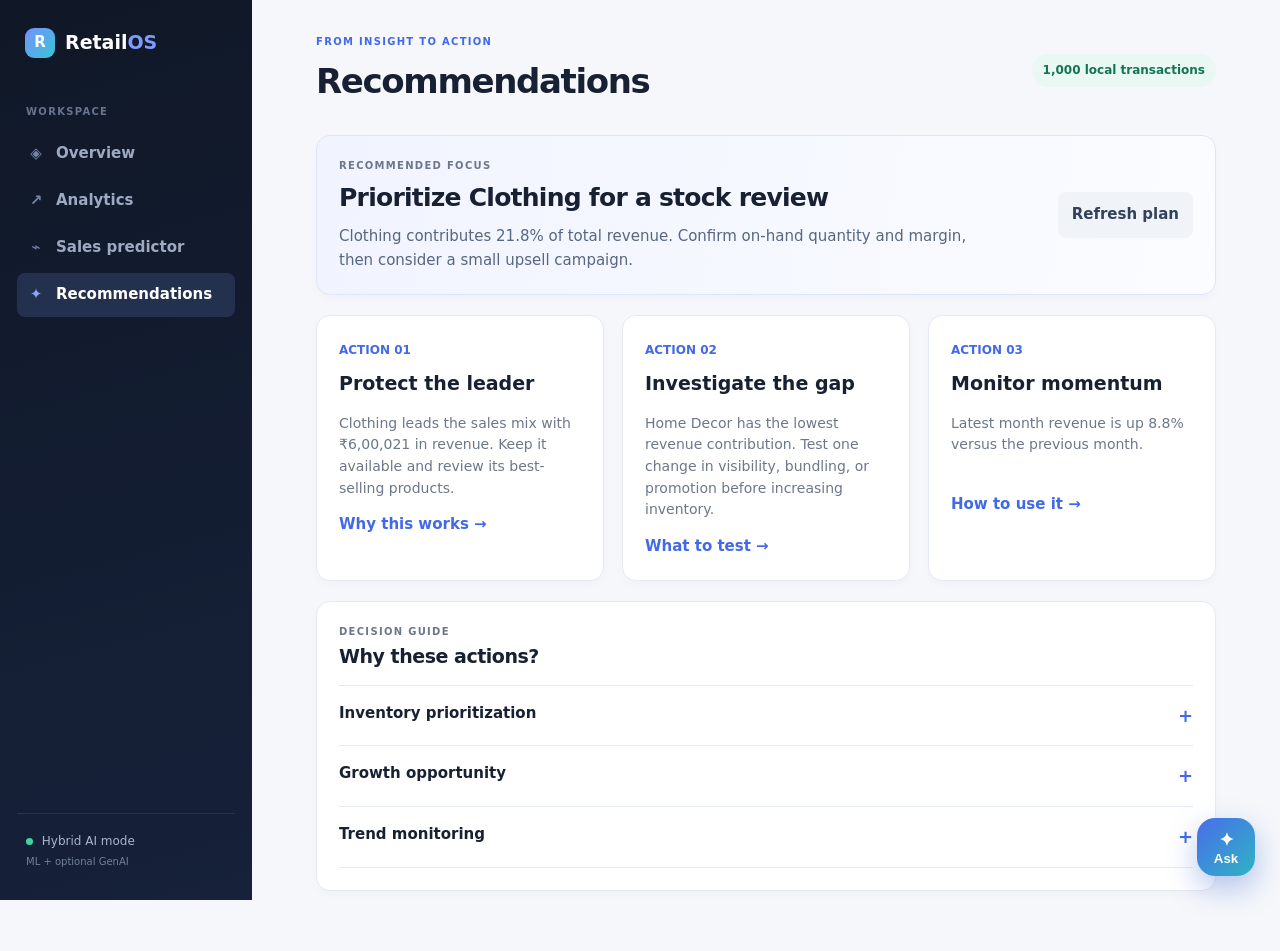
<file: recommendations.html>
<!doctype html>
<html lang="en"><head><meta charset="utf-8"><meta name="viewport" content="width=device-width,initial-scale=1"><title>RetailOS — Recommendations</title><link rel="stylesheet" href="css/app.css"></head>
<body data-page="recommendations"><div class="app-shell"><aside class="sidebar"><a class="brand" href="index.html"><span class="brand-mark">R</span><span>Retail<span>OS</span></span></a><p class="workspace-label">WORKSPACE</p><nav class="nav-links"><a href="index.html"><span>◈</span> Overview</a><a href="analytics.html"><span>↗</span> Analytics</a><a href="predictor.html"><span>⌁</span> Sales predictor</a><a class="active" href="recommendations.html"><span>✦</span> Recommendations</a></nav><div class="sidebar-foot"><span class="live-dot"></span> Hybrid AI mode<br><small>ML + optional GenAI</small></div></aside><main class="main-content"><header class="topbar"><div><p class="page-kicker">From insight to action</p><h1>Recommendations</h1></div><div id="dataPill" class="data-pill">Loading your data…</div></header>
<section class="decision-banner"><div><p class="section-label">Recommended focus</p><h2 id="priorityHeadline">Analysing your sales mix…</h2><p id="priorityText">Loading the action plan from your dataset.</p></div><button id="refreshPlan" class="secondary-button" type="button">Refresh plan</button></section>
<section id="actionCards" class="action-grid"></section>
<section class="surface"><div class="surface-head"><div><p class="section-label">Decision guide</p><h2>Why these actions?</h2></div></div><div class="insight-accordion"><button class="accordion-toggle" type="button" data-target="inventoryDetail"><span>Inventory prioritization</span><b>+</b></button><div id="inventoryDetail" class="accordion-detail">The project ranks categories by total revenue. A leading category should receive an inventory review first—not an automatic order—because stock levels and margins are not part of this dataset.</div><button class="accordion-toggle" type="button" data-target="growthDetail"><span>Growth opportunity</span><b>+</b></button><div id="growthDetail" class="accordion-detail">Lower-revenue categories are signals to investigate. Review product visibility, promotions, customer demand, and margins before making changes.</div><button class="accordion-toggle" type="button" data-target="trendDetail"><span>Trend monitoring</span><b>+</b></button><div id="trendDetail" class="accordion-detail">Month-to-month change is useful for attention, but it should be compared with other business information before action is taken.</div></div></section>
</main></div><script type="module" src="js/recommendations.js"></script></body></html>
</file>
<file: css/app.css>
:root{--ink:#182133;--muted:#6d7789;--line:#e5eaf1;--canvas:#f5f7fa;--surface:#fff;--nav:#101827;--nav2:#16213a;--blue:#4269e8;--blue-soft:#edf1ff;--cyan:#31b5cb;--green:#15936b;--shadow:0 14px 34px rgba(27,39,63,.08)}
*{box-sizing:border-box}html{scroll-behavior:smooth}body{margin:0;background:var(--canvas);color:var(--ink);font:15px/1.55 Inter,ui-sans-serif,system-ui,-apple-system,BlinkMacSystemFont,"Segoe UI",sans-serif}.app-shell{min-height:100vh;padding-left:252px}.sidebar{position:fixed;z-index:5;inset:0 auto 0 0;width:252px;background:linear-gradient(165deg,var(--nav),var(--nav2));color:#aab5ca;padding:28px 17px;display:flex;flex-direction:column}.brand{display:flex;align-items:center;gap:10px;color:#fff;text-decoration:none;font-weight:800;font-size:19px;padding:0 8px}.brand>span:last-child span{color:#7f9bff}.brand-mark{display:grid;place-items:center;width:30px;height:30px;border-radius:9px;background:linear-gradient(135deg,#7690ff,#36c6d3);font-size:15px}.workspace-label,.section-label,.page-kicker{font-size:10px;letter-spacing:.13em;text-transform:uppercase;font-weight:800}.workspace-label{margin:46px 9px 12px;color:#68748d}.nav-links{display:grid;gap:4px}.nav-links a{color:#9eaac1;text-decoration:none;border-radius:8px;padding:10px 11px;display:flex;gap:12px;align-items:center;font-weight:600}.nav-links a span{width:16px;text-align:center;color:#7585a9}.nav-links a:hover,.nav-links a.active{background:#24314e;color:#fff}.nav-links a.active span{color:#8da2ff}.sidebar-foot{margin-top:auto;border-top:1px solid #28344e;padding:18px 9px 0;font-size:12px;line-height:1.65}.sidebar-foot small{color:#71809d}.live-dot{display:inline-block;width:7px;height:7px;border-radius:50%;background:#3ed89f;margin-right:5px}.main-content{padding:34px max(30px,5vw) 60px;max-width:1570px;margin:auto}.topbar{display:flex;align-items:center;justify-content:space-between;gap:16px;margin-bottom:28px}.topbar h1{font-size:clamp(26px,3vw,34px);margin:0;letter-spacing:-.04em}.page-kicker{margin:0 0 5px;color:var(--blue)}.data-pill{background:#eaf8f4;color:#147456;border-radius:99px;padding:7px 11px;font-size:12px;font-weight:700}.hero-card{min-height:260px;border-radius:18px;padding:42px 44px;background:radial-gradient(circle at 85% 25%,#4a6fff 0,#1c2d59 35%,#17243f 72%);color:#fff;display:flex;justify-content:space-between;gap:28px;overflow:hidden;position:relative;box-shadow:var(--shadow)}.hero-card:after{content:"";position:absolute;width:280px;height:280px;border:42px solid #ffffff12;border-radius:50%;right:15%;bottom:-180px}.hero-card h2{font-size:clamp(26px,4vw,39px);max-width:560px;line-height:1.12;letter-spacing:-.04em;margin:0 0 13px}.hero-card p:not(.page-kicker){max-width:560px;color:#d2dcf5;margin:0 0 25px}.hero-card .page-kicker{color:#9eaeff}.primary-button,.secondary-button{display:inline-flex;align-items:center;justify-content:center;gap:10px;border:0;border-radius:8px;cursor:pointer;text-decoration:none;font:inherit;font-weight:750;padding:11px 14px}.primary-button{background:var(--blue);color:#fff}.hero-card .primary-button{background:#fff;color:#20345f}.primary-button:hover{background:#2e54cf}.hero-card .primary-button:hover{background:#e9eeff}.hero-stat{position:relative;z-index:1;align-self:center;display:flex;flex-direction:column;padding:22px;min-width:185px;border:1px solid #ffffff25;border-radius:12px;background:#ffffff0c;backdrop-filter:blur(3px)}.hero-stat span,.hero-stat small{color:#cbd7f5;font-size:12px}.hero-stat strong{font-size:42px;letter-spacing:-.05em;line-height:1.15}.metric-grid{display:grid;grid-template-columns:repeat(4,minmax(0,1fr));gap:16px;margin:22px 0}.metric-grid.compact{margin-top:18px}.metric-card{background:var(--surface);border:1px solid var(--line);border-radius:13px;padding:19px;box-shadow:0 4px 10px rgba(31,44,66,.025)}.metric-card span,.metric-card small{display:block;color:var(--muted);font-size:12px}.metric-card strong{display:block;font-size:25px;letter-spacing:-.04em;margin:5px 0}.metric-card.accent{border-color:#ced8ff;background:linear-gradient(135deg,#f8f9ff,#eef2ff)}.content-grid{display:grid;gap:20px;margin:20px 0}.content-grid.two-one{grid-template-columns:2fr 1fr}.content-grid.equal{grid-template-columns:1fr 1fr}.surface,.filter-bar,.decision-banner{background:var(--surface);border:1px solid var(--line);border-radius:14px;padding:22px;box-shadow:0 4px 10px rgba(31,44,66,.025)}.surface-head{display:flex;align-items:flex-start;justify-content:space-between;gap:15px;margin-bottom:16px}.surface-head h2,.surface h2{font-size:19px;letter-spacing:-.025em;line-height:1.25;margin:0}.section-label{color:var(--muted);margin:0 0 5px}.surface-head a,.spotlight a{color:var(--blue);font-weight:700;text-decoration:none;font-size:13px}.select-compact,.filter-controls input,.filter-controls select,.predictor-form input,.predictor-form select{border:1px solid #d8dfeb;border-radius:7px;background:#fff;color:var(--ink);font:inherit;padding:9px 10px}.select-compact{font-size:13px}.chart-wrap{height:275px;position:relative}.spotlight{background:linear-gradient(145deg,#eff3ff,#f9fbff);border-color:#dce4ff;display:flex;flex-direction:column;justify-content:center}.spotlight h2{font-size:24px;margin:0 0 10px}.spotlight p:not(.section-label){color:#55647d;margin:0 0 20px}.table-surface{margin-top:20px}.table-wrap{overflow:auto}table{width:100%;border-collapse:collapse}th,td{padding:13px 8px;text-align:left;border-bottom:1px solid var(--line)}th{font-size:11px;letter-spacing:.08em;text-transform:uppercase;color:var(--muted)}td{font-size:14px}.text-right{text-align:right}.filter-bar,.decision-banner{display:flex;align-items:center;justify-content:space-between;gap:20px}.filter-controls{display:flex;align-items:end;flex-wrap:wrap;gap:10px;margin-top:7px}.filter-controls label,.predictor-form label{display:grid;gap:5px;color:var(--muted);font-size:12px;font-weight:700}.secondary-button{background:#f0f3f8;color:#32415c}.secondary-button:hover{background:#e5eaf2}.muted-text{color:var(--muted);font-size:13px}.product-list{display:grid;gap:0}.product-row{display:grid;grid-template-columns:1.4fr 1fr 1fr 80px;gap:15px;align-items:center;padding:14px 0;border-bottom:1px solid var(--line)}.product-row:last-child{border:0}.product-row b{font-size:14px}.product-row span{font-size:13px;color:var(--muted)}.product-row .progress-track{height:5px;background:#e6eaf0;border-radius:99px}.progress-track i{height:100%;display:block;background:var(--blue);border-radius:99px}.predictor-layout{display:grid;grid-template-columns:1.05fr 1fr;gap:20px}.predictor-form{display:grid;gap:15px}.predictor-form h2{margin:0}.predictor-form .primary-button{margin-top:5px}.estimate-panel{border-radius:14px;background:linear-gradient(135deg,#1a2c57,#253e7a);color:#fff;padding:37px;display:flex;flex-direction:column;justify-content:center}.estimate-panel .section-label{color:#b5c6ff}.estimate-panel>strong{font-size:52px;line-height:1;margin:10px 0 13px;letter-spacing:-.06em}.estimate-panel>p{color:#d5e0ff;max-width:410px}.estimate-breakdown{border-top:1px solid #ffffff28;margin-top:11px;padding-top:12px;display:flex;justify-content:space-between;gap:18px;font-size:13px;color:#c6d2f4}.estimate-breakdown b{color:#fff;text-align:right}.step-list{display:grid;grid-template-columns:repeat(3,1fr);gap:18px}.step-list>div{display:flex;gap:12px}.step-list b{color:var(--blue);font-size:13px}.step-list p{margin:0;color:var(--muted);font-size:13px}.step-list strong{color:var(--ink)}.decision-banner{background:linear-gradient(100deg,#f1f4ff,#fbfcff);border-color:#dce4ff}.decision-banner h2{font-size:25px;letter-spacing:-.03em;margin:0 0 8px}.decision-banner p:not(.section-label){max-width:650px;margin:0;color:#576681}.action-grid{display:grid;grid-template-columns:repeat(3,1fr);gap:18px;margin:20px 0}.action-card{background:var(--surface);border:1px solid var(--line);padding:22px;border-radius:14px;box-shadow:0 4px 10px rgba(31,44,66,.025)}.action-card .action-number{color:var(--blue);font-weight:800;font-size:12px}.action-card h2{font-size:19px;margin:8px 0}.action-card p{font-size:14px;color:var(--muted);min-height:66px}.action-card button{background:transparent;border:0;padding:0;color:var(--blue);font:inherit;font-weight:800;cursor:pointer}.action-card .action-detail{display:none;margin:14px 0 0;padding:12px;background:#f4f7fd;border-radius:7px;font-size:13px;color:#4d5b72}.action-card .action-detail.visible{display:block}.insight-accordion{border-top:1px solid var(--line)}.accordion-toggle{padding:16px 0;background:transparent;border:0;width:100%;display:flex;justify-content:space-between;color:var(--ink);font:inherit;font-weight:750;cursor:pointer;text-align:left;border-bottom:1px solid var(--line)}.accordion-toggle b{color:var(--blue);font-size:18px}.accordion-detail{display:none;color:var(--muted);font-size:14px;padding:0 0 16px;border-bottom:1px solid var(--line)}.accordion-detail.open{display:block}.assistant-launcher{position:fixed;z-index:20;right:25px;bottom:24px;width:58px;height:58px;border:0;border-radius:18px;background:linear-gradient(135deg,#496de9,#2eb4c5);color:#fff;box-shadow:0 12px 30px rgba(49,92,205,.35);font-weight:800;cursor:pointer}.assistant-launcher span{display:block;font-size:18px}.assistant-panel{position:fixed;z-index:21;right:25px;bottom:92px;width:min(390px,calc(100vw - 34px));height:505px;border:1px solid #dce4f1;border-radius:18px;background:#fff;box-shadow:0 18px 60px rgba(13,27,53,.2);display:none;overflow:hidden}.assistant-panel.open{display:flex;flex-direction:column}.assistant-head{padding:18px 19px;background:linear-gradient(120deg,#172e5e,#2852a1);color:#fff;display:flex;justify-content:space-between;align-items:center}.assistant-head p{margin:0;color:#b9caff;font-size:11px;text-transform:uppercase;letter-spacing:.1em;font-weight:800}.assistant-head h2{font-size:17px;margin:2px 0 0}.assistant-head button{background:#ffffff1e;border:0;border-radius:7px;color:#fff;cursor:pointer;font-size:19px;width:30px;height:30px}.assistant-chat{flex:1;overflow:auto;background:#fbfcff;padding:15px}.assistant-bubble{max-width:90%;padding:10px 12px;margin:0 0 10px;border-radius:10px;font-size:13px}.assistant-bubble.bot{background:#eaf0ff;color:#2e426d}.assistant-bubble.user{background:#dff5ee;color:#245445;margin-left:auto}.assistant-prompts{display:flex;gap:6px;flex-wrap:wrap;padding:10px 14px 0;background:#fbfcff}.assistant-prompts button{border:1px solid #d8e1f2;background:#fff;border-radius:99px;padding:6px 9px;color:#38568e;font-size:11px;cursor:pointer}.assistant-form{display:grid;grid-template-columns:1fr auto;gap:8px;padding:13px;border-top:1px solid var(--line)}.assistant-form input{min-width:0;border:1px solid #d5ddeb;border-radius:8px;padding:10px;font:inherit;font-size:13px}.assistant-form button{border:0;border-radius:8px;background:var(--blue);color:#fff;font-weight:700;padding:0 13px;cursor:pointer}
@media(max-width:980px){.app-shell{padding-left:0}.sidebar{position:sticky;width:100%;height:auto;min-height:0;padding:13px 18px;flex-direction:row;align-items:center;gap:16px}.workspace-label,.sidebar-foot{display:none}.nav-links{display:flex;margin-left:auto;gap:2px}.nav-links a{padding:7px 9px;font-size:12px}.main-content{padding:26px 22px}.hero-card{padding:32px}.metric-grid{grid-template-columns:repeat(2,1fr)}.content-grid.two-one,.predictor-layout{grid-template-columns:1fr}.action-grid{grid-template-columns:1fr 1fr}}@media(max-width:640px){.sidebar{align-items:flex-start}.brand{font-size:16px}.nav-links a span{display:none}.nav-links a{font-size:0;padding:9px}.nav-links a:after{content:"•";font-size:18px}.nav-links a.active:after{color:#8da2ff}.main-content{padding:22px 15px}.topbar{align-items:flex-start}.data-pill{font-size:10px}.hero-card{padding:28px 22px;display:block}.hero-stat{margin-top:25px;max-width:210px}.metric-grid,.action-grid,.content-grid.equal{grid-template-columns:1fr}.filter-bar,.decision-banner{align-items:flex-start;flex-direction:column}.filter-controls{display:grid;grid-template-columns:1fr 1fr}.filter-controls label:last-child{grid-column:1/-1}.product-row{grid-template-columns:1fr 1fr}.product-row .progress-track{display:none}.step-list{grid-template-columns:1fr}.estimate-panel{padding:28px}.assistant-launcher{right:16px;bottom:16px}.assistant-panel{right:16px;bottom:84px}}
</file>
